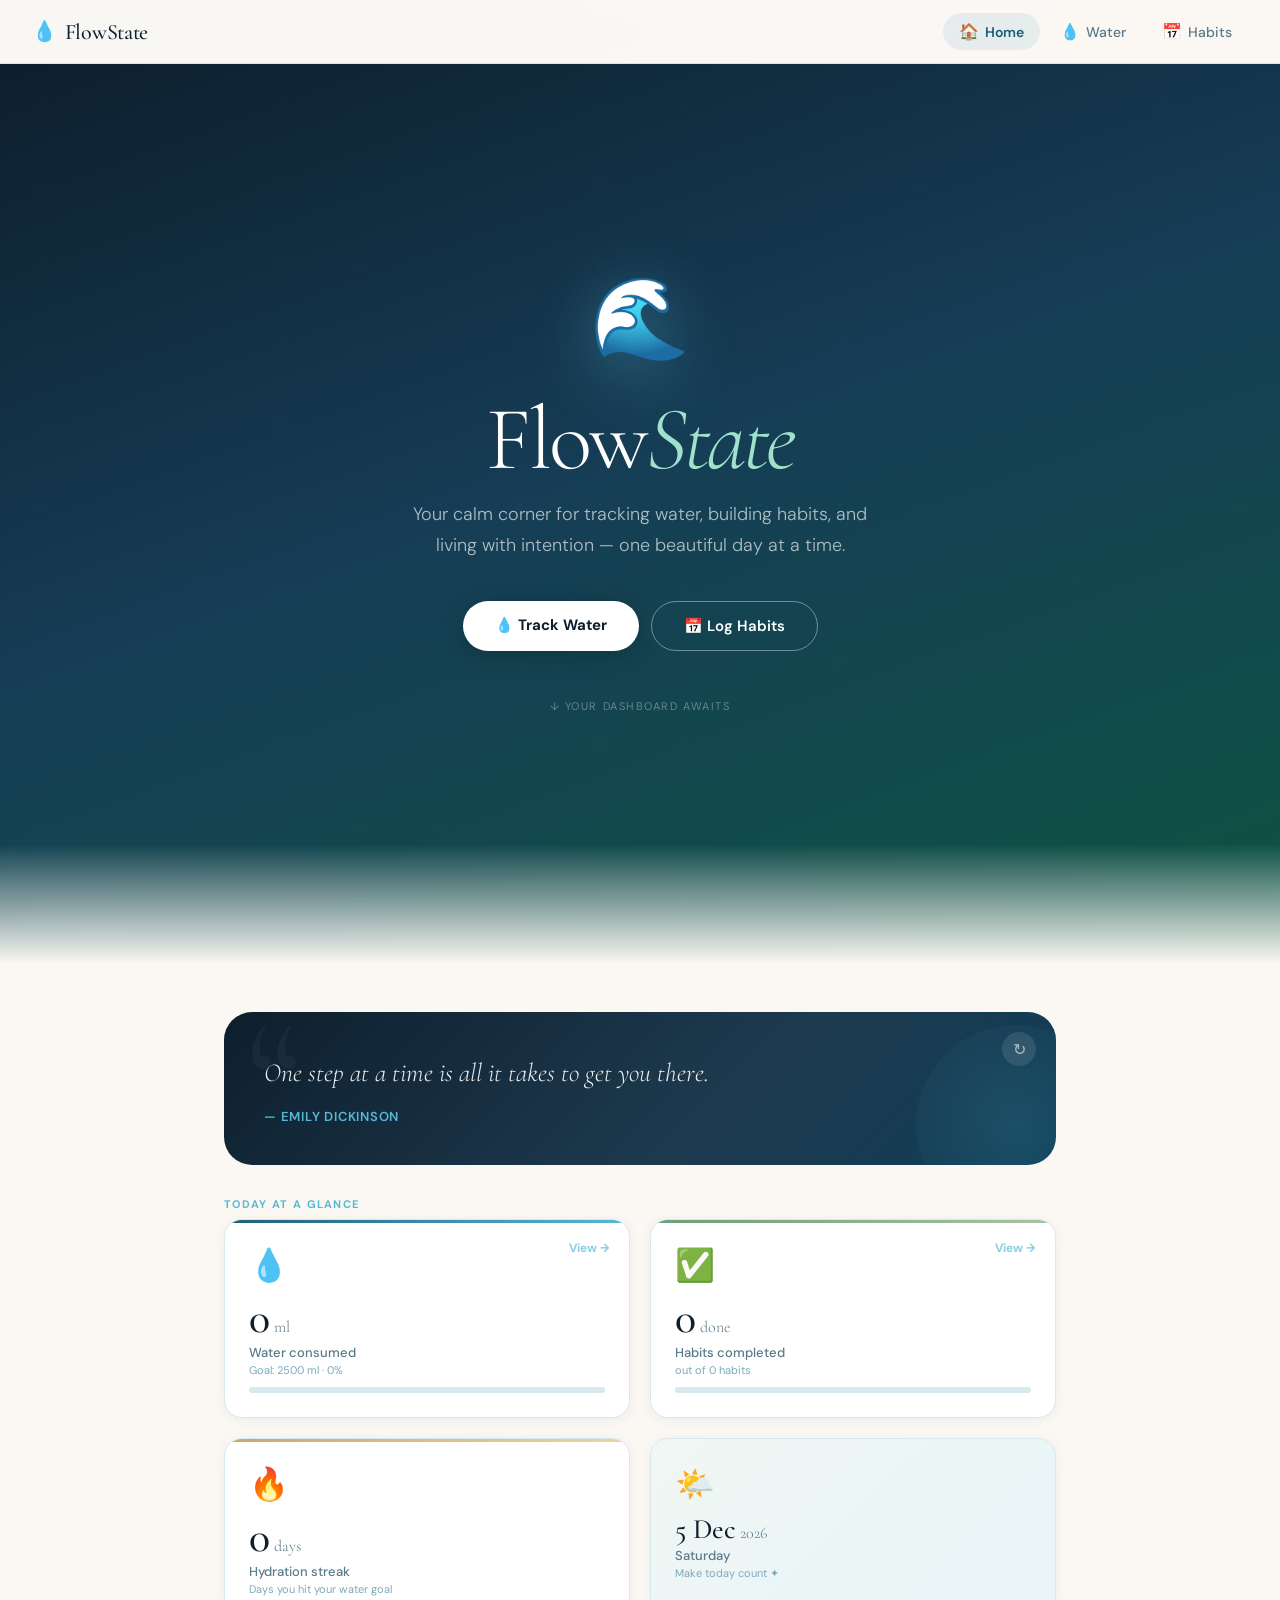
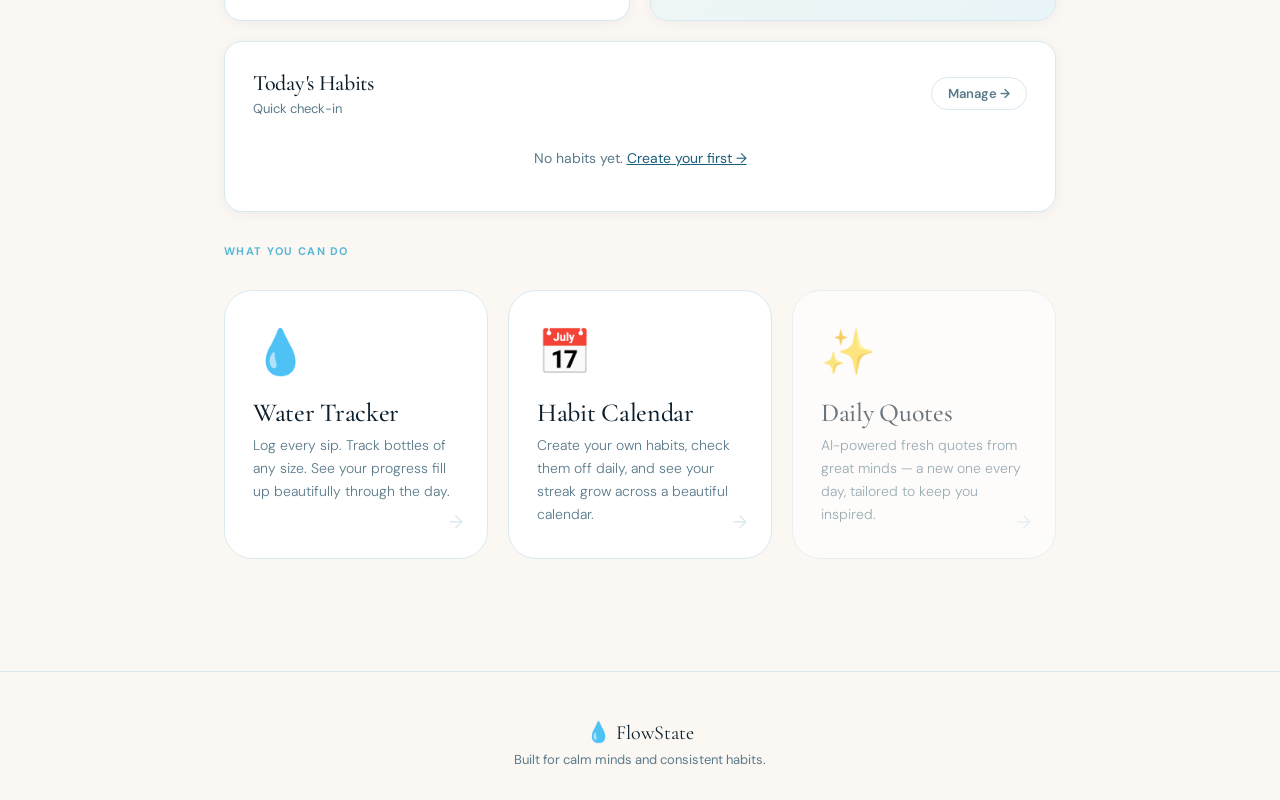
<file: index.html>
<!DOCTYPE html>
<html lang="en">
<head>
<meta charset="UTF-8"/>
<meta name="viewport" content="width=device-width,initial-scale=1"/>
<title>FlowState — Your Wellness Dashboard</title>
<link rel="stylesheet" href="style.css"/>
<style>
/* ── HOME-SPECIFIC ── */
.hero-home{
  background:linear-gradient(160deg,var(--ink) 0%,#163d56 45%,#0d5442 100%);
  min-height:100vh; display:flex; flex-direction:column;
  align-items:center; justify-content:center;
  text-align:center; padding:2rem 1.5rem 5rem;
  position:relative; overflow:hidden;
}
.hero-home::before{
  content:''; position:absolute; inset:0;
  background:url("data:image/svg+xml,%3Csvg width='80' height='80' viewBox='0 0 80 80' xmlns='http://www.w3.org/2000/svg'%3E%3Cg fill='none'%3E%3Ccircle cx='40' cy='40' r='1.5' fill='rgba(255,255,255,0.04)'/%3E%3C/g%3E%3C/svg%3E");
}
.hero-home::after{
  content:''; position:absolute; bottom:0; left:0; right:0; height:120px;
  background:linear-gradient(to bottom,transparent,var(--bg)); pointer-events:none;
}
.hero-drop{
  font-size:80px; display:block; margin-bottom:1.5rem;
  animation:gentleBob 3s ease-in-out infinite;
  filter:drop-shadow(0 12px 32px rgba(87,184,214,0.4));
  position:relative; z-index:1;
}
.hero-title-home{
  font-family:'Cormorant Garamond',serif;
  font-size:clamp(52px,10vw,90px); font-weight:300;
  color:#fff; letter-spacing:-3px; line-height:1;
  margin-bottom:14px; position:relative; z-index:1;
}
.hero-title-home em{font-style:italic; color:#9FE1CB}
.hero-sub-home{
  font-size:clamp(15px,2vw,18px); color:rgba(255,255,255,0.65);
  font-weight:300; line-height:1.7; max-width:480px;
  margin-bottom:2.5rem; position:relative; z-index:1;
}
.hero-btns{display:flex; gap:12px; flex-wrap:wrap; justify-content:center; position:relative; z-index:1}
.btn-white{
  background:#fff; color:var(--ink); border:none; border-radius:99px;
  padding:14px 32px; font-size:15px; font-weight:700;
  font-family:'DM Sans',sans-serif; cursor:pointer; text-decoration:none;
  transition:all 0.2s; box-shadow:0 4px 24px rgba(0,0,0,0.2);
}
.btn-white:hover{transform:translateY(-3px); box-shadow:0 8px 32px rgba(0,0,0,0.25)}
.btn-outline-white{
  background:transparent; color:#fff;
  border:1.5px solid rgba(255,255,255,0.4);
  border-radius:99px; padding:14px 32px; font-size:15px;
  font-weight:600; font-family:'DM Sans',sans-serif;
  cursor:pointer; text-decoration:none; transition:all 0.2s;
}
.btn-outline-white:hover{background:rgba(255,255,255,0.1); border-color:#fff}
.scroll-hint-home{
  color:rgba(255,255,255,0.35); font-size:11px; letter-spacing:0.14em;
  text-transform:uppercase; margin-top:3rem; position:relative; z-index:1;
  animation:bob2 2s ease-in-out infinite;
}
@keyframes bob2{0%,100%{opacity:0.35;transform:translateY(0)}50%{opacity:0.7;transform:translateY(5px)}}

/* DASHBOARD GRID */
.dash-grid{display:grid; grid-template-columns:1fr 1fr; gap:1.25rem; margin-bottom:1.25rem}
@media(max-width:600px){.dash-grid{grid-template-columns:1fr}}
.stat-card{
  background:var(--surface); border:1px solid var(--border); border-radius:var(--r);
  padding:1.5rem; box-shadow:var(--shadow-sm); position:relative; overflow:hidden;
  transition:all 0.25s;
}
.stat-card:hover{box-shadow:var(--shadow); transform:translateY(-2px)}
.stat-card::before{
  content:''; position:absolute; top:0; left:0; right:0; height:3px;
}
.stat-card.water::before{background:linear-gradient(90deg,var(--ocean),var(--ocean-lt))}
.stat-card.habits::before{background:linear-gradient(90deg,var(--sage),var(--sage-lt))}
.stat-card.streak::before{background:linear-gradient(90deg,var(--gold),var(--gold-lt))}
.stat-card.mood::before{background:linear-gradient(90deg,#B08BBF,#D4AADF)}
.stat-emoji{font-size:32px; margin-bottom:10px; display:block}
.stat-num{
  font-family:'Cormorant Garamond',serif;
  font-size:44px; font-weight:500; color:var(--ink); line-height:1;
}
.stat-unit{font-size:16px; font-weight:300; color:var(--text-muted)}
.stat-label{font-size:13px; color:var(--text-muted); margin-top:4px; font-weight:500}
.stat-sub{font-size:11px; color:var(--mist-dark); margin-top:2px}
.stat-link{
  position:absolute; top:1.25rem; right:1.25rem;
  font-size:12px; font-weight:700; color:var(--ocean-lt);
  text-decoration:none; opacity:0.7; transition:opacity 0.15s;
}
.stat-link:hover{opacity:1}

/* MINI PROGRESS */
.mini-track{height:6px; border-radius:99px; background:var(--border); overflow:hidden; margin-top:10px}
.mini-fill{height:100%; border-radius:99px; background:linear-gradient(90deg,var(--ocean),var(--ocean-lt)); transition:width 0.6s ease}

/* TODAY'S HABITS PREVIEW */
.habit-preview-list{display:flex; flex-direction:column; gap:8px}
.habit-preview-item{
  display:flex; align-items:center; gap:10px;
  padding:8px 12px; background:var(--sand-lt);
  border-radius:10px; border:1px solid var(--border);
}
.habit-check{width:18px; height:18px; border-radius:5px; flex-shrink:0; display:flex; align-items:center; justify-content:center; font-size:11px}
.habit-check.done{background:var(--sage); color:#fff}
.habit-check.undone{background:transparent; border:1.5px solid var(--border)}
.habit-name{font-size:13px; font-weight:500; color:var(--text)}
.habit-name.done{text-decoration:line-through; color:var(--text-muted)}

/* RECENT LOG */
.log-pill{
  display:inline-flex; align-items:center; gap:6px;
  padding:5px 12px; background:var(--sand); border:1px solid var(--border);
  border-radius:99px; font-size:12px; font-weight:600; color:var(--text-soft);
}

/* FEATURE CARDS */
.feature-grid{display:grid; grid-template-columns:repeat(auto-fit,minmax(240px,1fr)); gap:1.25rem; margin:2rem 0}
.feature-card{
  background:var(--surface); border:1px solid var(--border); border-radius:var(--r-lg);
  padding:2rem 1.75rem; text-decoration:none; color:var(--text);
  transition:all 0.25s; display:block; position:relative; overflow:hidden;
}
.feature-card::after{
  content:'→'; position:absolute; bottom:1.5rem; right:1.5rem;
  font-size:18px; color:var(--border); transition:all 0.2s;
}
.feature-card:hover{box-shadow:var(--shadow-lg); transform:translateY(-4px)}
.feature-card:hover::after{color:var(--ocean); transform:translateX(4px)}
.feature-icon{font-size:44px; margin-bottom:1rem; display:block}
.feature-title{font-family:'Cormorant Garamond',serif; font-size:26px; font-weight:500; margin-bottom:6px; letter-spacing:-0.3px}
.feature-desc{font-size:14px; color:var(--text-muted); line-height:1.65; font-weight:300}
</style>
</head>
<body>

<!-- NAVBAR -->
<nav class="navbar">
  <a class="nav-brand" href="index.html">
    <span class="drop">💧</span> FlowState
  </a>
  <div class="nav-links">
    <a class="nav-link active" href="index.html"><span class="nav-icon">🏠</span><span>Home</span></a>
    <a class="nav-link" href="water.html"><span class="nav-icon">💧</span><span>Water</span></a>
    <a class="nav-link" href="habits.html"><span class="nav-icon">📅</span><span>Habits</span></a>
  </div>
</nav>

<!-- HERO -->
<section class="hero-home">
  <span class="hero-drop">🌊</span>
  <h1 class="hero-title-home">Flow<em>State</em></h1>
  <p class="hero-sub-home">Your calm corner for tracking water, building habits, and living with intention — one beautiful day at a time.</p>
  <div class="hero-btns">
    <a class="btn-white ripple-host" href="water.html" onclick="addRipple(this,event)">💧 Track Water</a>
    <a class="btn-outline-white" href="habits.html">📅 Log Habits</a>
  </div>
  <div class="scroll-hint-home">↓ your dashboard awaits</div>
</section>

<!-- DASHBOARD -->
<div style="padding:3rem 0 1rem">
<div class="container">

  <!-- QUOTE -->
  <div class="quote-banner fade-up fade-up-1" id="quoteBanner"></div>

  <!-- STATS -->
  <div class="eyebrow fade-up fade-up-2">Today at a glance</div>
  <div class="dash-grid fade-up fade-up-2">

    <div class="stat-card water">
      <a class="stat-link" href="water.html">View →</a>
      <span class="stat-emoji">💧</span>
      <div class="stat-num" id="dashWater">0<span class="stat-unit"> ml</span></div>
      <div class="stat-label">Water consumed</div>
      <div class="stat-sub" id="dashWaterSub">Goal: 2500 ml</div>
      <div class="mini-track"><div class="mini-fill" id="dashWaterBar" style="width:0%"></div></div>
    </div>

    <div class="stat-card habits">
      <a class="stat-link" href="habits.html">View →</a>
      <span class="stat-emoji">✅</span>
      <div class="stat-num" id="dashHabits">0<span class="stat-unit"> done</span></div>
      <div class="stat-label">Habits completed</div>
      <div class="stat-sub" id="dashHabitsSub">out of 0 habits</div>
      <div class="mini-track"><div class="mini-fill" id="dashHabitsBar" style="width:0%;background:linear-gradient(90deg,var(--sage),var(--sage-lt))"></div></div>
    </div>

    <div class="stat-card streak">
      <span class="stat-emoji">🔥</span>
      <div class="stat-num" id="dashStreak">0<span class="stat-unit"> days</span></div>
      <div class="stat-label">Hydration streak</div>
      <div class="stat-sub">Days you hit your water goal</div>
    </div>

    <div class="stat-card" style="background:linear-gradient(135deg,#F0F7F4,#E8F4F8)">
      <span class="stat-emoji">🌤️</span>
      <div class="stat-num" id="dashDate" style="font-size:28px"></div>
      <div class="stat-label" id="dashDay"></div>
      <div class="stat-sub">Make today count ✦</div>
    </div>

  </div>

  <!-- TODAY'S HABITS PREVIEW -->
  <div class="card fade-up fade-up-3">
    <div style="display:flex;justify-content:space-between;align-items:center;margin-bottom:1rem">
      <div>
        <div class="card-title">Today's Habits</div>
        <div class="card-sub" style="margin-bottom:0">Quick check-in</div>
      </div>
      <a class="btn btn-ghost btn-sm" href="habits.html">Manage →</a>
    </div>
    <div id="dashHabitsList"><div style="font-size:14px;color:var(--text-muted);padding:1rem 0;text-align:center">No habits yet. <a href="habits.html" style="color:var(--ocean)">Create your first →</a></div></div>
  </div>

  <!-- FEATURES -->
  <div class="eyebrow fade-up fade-up-4" style="margin-top:2rem">What you can do</div>
  <div class="feature-grid fade-up fade-up-4">
    <a class="feature-card" href="water.html">
      <span class="feature-icon">💧</span>
      <div class="feature-title">Water Tracker</div>
      <div class="feature-desc">Log every sip. Track bottles of any size. See your progress fill up beautifully through the day.</div>
    </a>
    <a class="feature-card" href="habits.html">
      <span class="feature-icon">📅</span>
      <div class="feature-title">Habit Calendar</div>
      <div class="feature-desc">Create your own habits, check them off daily, and see your streak grow across a beautiful calendar.</div>
    </a>
    <div class="feature-card" style="cursor:default;opacity:0.6">
      <span class="feature-icon">✨</span>
      <div class="feature-title">Daily Quotes</div>
      <div class="feature-desc">AI-powered fresh quotes from great minds — a new one every day, tailored to keep you inspired.</div>
    </div>
  </div>

</div>
</div>

<!-- FOOTER -->
<footer class="footer">
  <div class="footer-brand">💧 FlowState</div>
  <p>Built for calm minds and consistent habits.</p>
</footer>

<script src="app.js"></script>
<script>
// Load dashboard data
document.addEventListener('DOMContentLoaded', () => {
  // Quote
  renderQuoteBanner('quoteBanner');

  // Date
  const now = new Date();
  document.getElementById('dashDate').innerHTML = now.toLocaleDateString('en-IN',{month:'short',day:'numeric'}) + '<span class="stat-unit"> ' + now.getFullYear() + '</span>';
  document.getElementById('dashDay').textContent = now.toLocaleDateString('en-IN',{weekday:'long'});

  // Water stats
  const td = today();
  const waterData = Store.get('water_' + td) || { entries: [], goal: 2500 };
  const totalMl = waterData.entries.reduce((s, e) => s + e.ml, 0);
  const goal = waterData.goal || 2500;
  const pct = Math.min(100, Math.round(totalMl / goal * 100));
  document.getElementById('dashWater').innerHTML = totalMl + '<span class="stat-unit"> ml</span>';
  document.getElementById('dashWaterSub').textContent = 'Goal: ' + goal + ' ml · ' + pct + '%';
  document.getElementById('dashWaterBar').style.width = pct + '%';

  // Streak
  let streak = 0, d = new Date();
  for (let i = 0; i < 365; i++) {
    const iso = d.toISOString().slice(0, 10);
    const wd = Store.get('water_' + iso) || {};
    const tot = (wd.entries || []).reduce((s, e) => s + e.ml, 0);
    if (tot >= (wd.goal || 2500)) { streak++; d.setDate(d.getDate() - 1); }
    else break;
  }
  document.getElementById('dashStreak').innerHTML = streak + '<span class="stat-unit"> days</span>';

  // Habits
  const habits = Store.get('habits_list') || [];
  const doneToday = Store.get('habits_done_' + td) || {};
  const doneCount = habits.filter(h => doneToday[h.id]).length;
  document.getElementById('dashHabits').innerHTML = doneCount + '<span class="stat-unit"> done</span>';
  document.getElementById('dashHabitsSub').textContent = 'out of ' + habits.length + ' habit' + (habits.length !== 1 ? 's' : '');
  document.getElementById('dashHabitsBar').style.width = (habits.length ? Math.round(doneCount / habits.length * 100) : 0) + '%';

  // Habits preview
  if (habits.length) {
    const list = document.getElementById('dashHabitsList');
    list.innerHTML = '';
    const shown = habits.slice(0, 5);
    shown.forEach(h => {
      const done = !!doneToday[h.id];
      list.innerHTML += `<div class="habit-preview-item">
        <div class="habit-check ${done ? 'done' : 'undone'}">${done ? '✓' : ''}</div>
        <span class="habit-name ${done ? 'done' : ''}">${h.icon} ${h.name}</span>
        ${done ? '<span style="margin-left:auto;font-size:11px;color:var(--sage)">done ✦</span>' : ''}
      </div>`;
    });
    if (habits.length > 5) list.innerHTML += `<div style="text-align:center;padding:8px 0;font-size:12px;color:var(--text-muted)">+${habits.length - 5} more · <a href="habits.html" style="color:var(--ocean)">view all</a></div>`;
  }
});
</script>
</body>
</html>
</file>
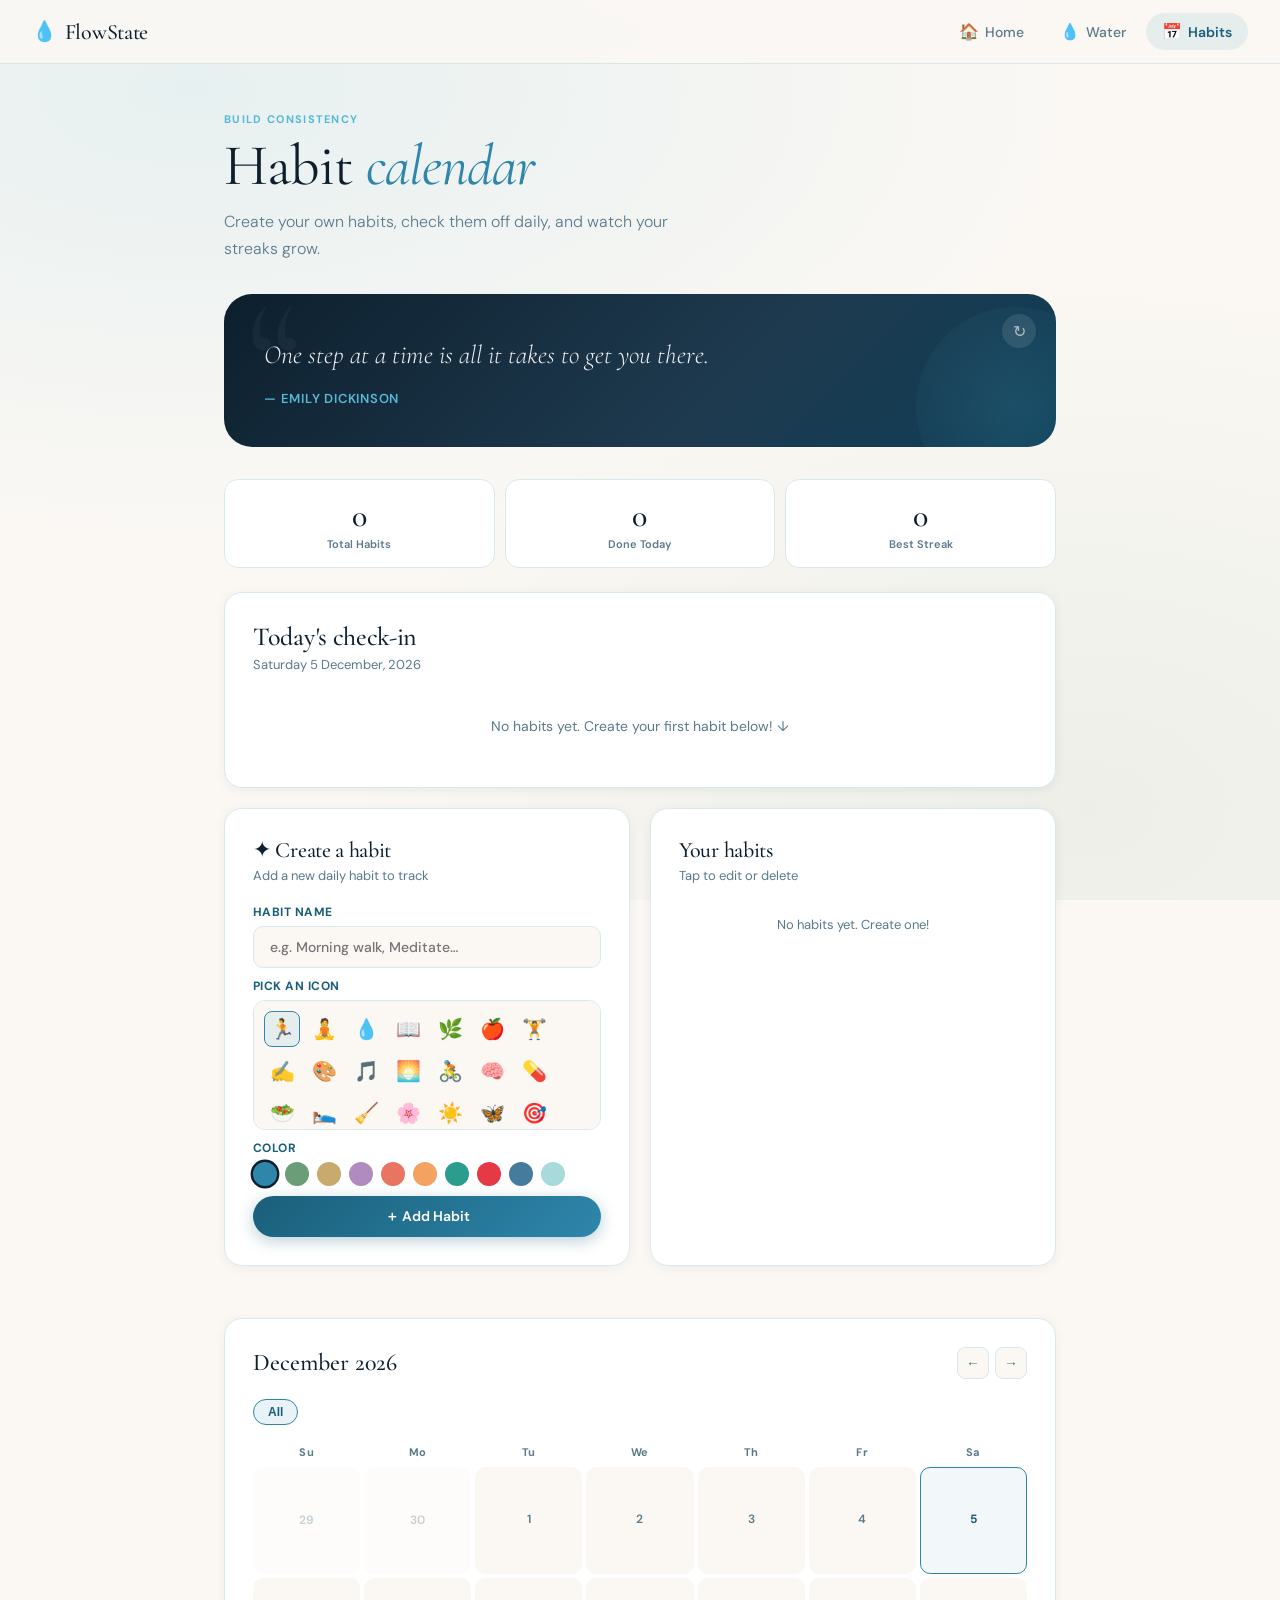
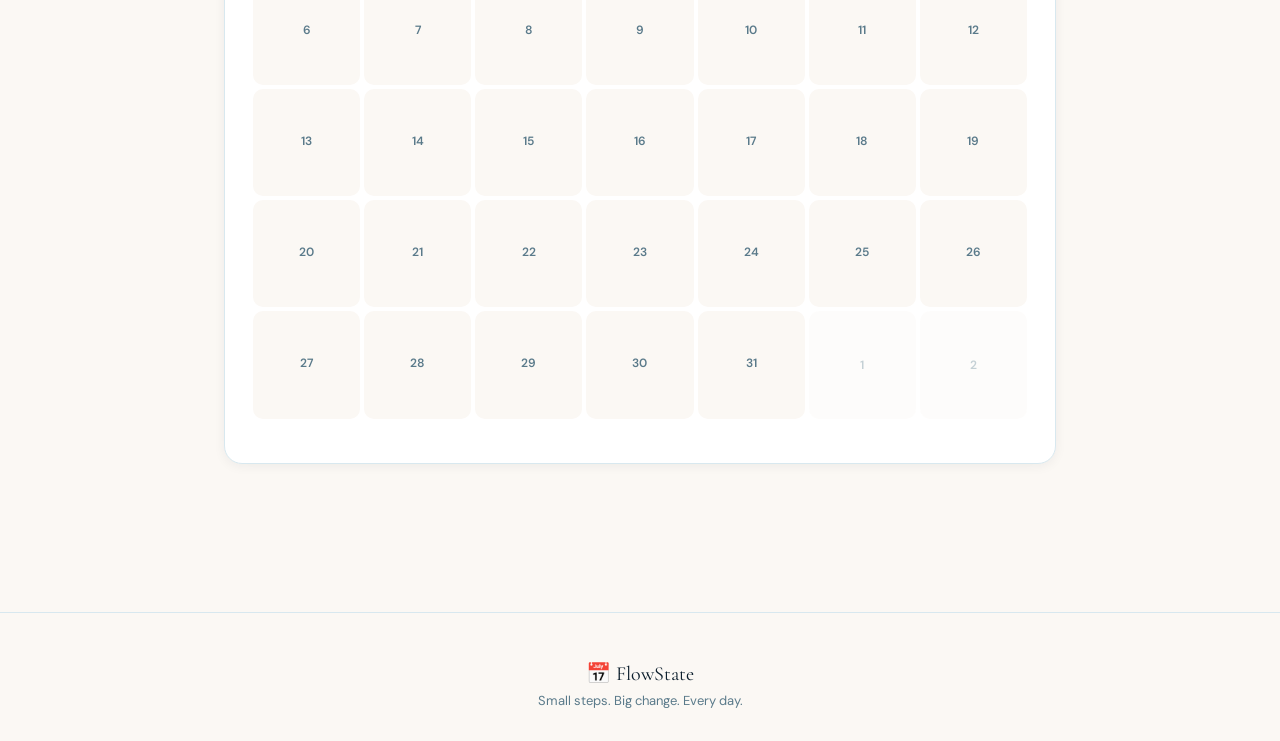
<file: habits.html>
<!DOCTYPE html>
<html lang="en">
<head>
<meta charset="UTF-8"/>
<meta name="viewport" content="width=device-width,initial-scale=1"/>
<title>Habit Tracker — FlowState</title>
<link rel="stylesheet" href="style.css"/>
<style>
/* HABITS-SPECIFIC */

/* HABIT MANAGER */
.habits-manager{display:grid; grid-template-columns:1fr 1fr; gap:1.25rem}
@media(max-width:660px){.habits-manager{grid-template-columns:1fr}}

/* CREATE FORM */
.create-form{display:flex; flex-direction:column; gap:10px}
.icon-picker{display:flex; flex-wrap:wrap; gap:6px; padding:10px; background:var(--sand-lt); border:1px solid var(--border); border-radius:12px; max-height:130px; overflow-y:auto}
.icon-btn{
  font-size:20px; width:36px; height:36px; border-radius:8px; border:1.5px solid transparent;
  background:transparent; cursor:pointer; display:flex; align-items:center; justify-content:center;
  transition:all 0.15s;
}
.icon-btn:hover{background:var(--mist); transform:scale(1.1)}
.icon-btn.selected{border-color:var(--ocean-mid); background:rgba(46,134,171,0.1)}

/* HABIT LIST */
.habit-item{
  display:flex; align-items:center; gap:10px;
  padding:11px 14px; background:var(--sand-lt);
  border:1px solid var(--border); border-radius:12px;
  margin-bottom:8px; transition:all 0.2s;
}
.habit-item:hover{border-color:var(--ocean-lt); background:var(--mist)}
.habit-color-dot{width:10px; height:10px; border-radius:50%; flex-shrink:0}
.habit-item-icon{font-size:18px}
.habit-item-name{font-size:14px; font-weight:600; color:var(--ink); flex:1}
.habit-item-streak{font-size:11px; color:var(--gold); font-weight:700}

/* TODAY CHECK */
.today-section{}
.today-heading{font-family:'Cormorant Garamond',serif; font-size:26px; font-weight:500; color:var(--ink); margin-bottom:4px; letter-spacing:-0.3px}
.today-date{font-size:13px; color:var(--text-muted); margin-bottom:1.25rem; font-weight:400}
.check-item{
  display:flex; align-items:center; gap:14px;
  padding:14px 16px; background:var(--surface);
  border:1.5px solid var(--border); border-radius:16px;
  margin-bottom:10px; cursor:pointer; transition:all 0.2s; position:relative;
  overflow:hidden;
}
.check-item:hover{border-color:var(--ocean-lt); box-shadow:var(--shadow-sm)}
.check-item.checked{background:linear-gradient(135deg,rgba(107,158,120,0.08),rgba(168,197,160,0.06)); border-color:var(--sage-lt)}
.check-box{
  width:28px; height:28px; border-radius:8px; flex-shrink:0;
  border:2px solid var(--border); background:#fff;
  display:flex; align-items:center; justify-content:center;
  transition:all 0.25s cubic-bezier(.34,1.56,.64,1);
  font-size:14px;
}
.check-item.checked .check-box{background:var(--sage); border-color:var(--sage); color:#fff; transform:scale(1.1)}
.check-label{font-size:15px; font-weight:600; color:var(--ink); flex:1}
.check-item.checked .check-label{text-decoration:line-through; color:var(--text-muted)}
.check-icon{font-size:22px}
.check-streak{font-size:11px; color:var(--gold); font-weight:700; white-space:nowrap}
.check-time{font-size:11px; color:var(--sage); margin-top:2px}
.check-item .ripple-el{background:rgba(107,158,120,0.2)}

/* CALENDAR */
.calendar-card{margin-top:2rem}
.cal-header{display:flex; align-items:center; justify-content:space-between; margin-bottom:1.25rem}
.cal-title{font-family:'Cormorant Garamond',serif; font-size:24px; font-weight:500; color:var(--ink)}
.cal-nav{display:flex; gap:6px}
.cal-nav-btn{
  width:32px; height:32px; border:1px solid var(--border); border-radius:8px;
  background:var(--sand-lt); cursor:pointer; font-size:14px; color:var(--text-muted);
  display:flex; align-items:center; justify-content:center; transition:all 0.15s;
}
.cal-nav-btn:hover{border-color:var(--ocean-lt); color:var(--ocean); background:var(--mist)}

/* HABIT FILTER */
.habit-filter{display:flex; gap:6px; flex-wrap:wrap; margin-bottom:1rem}
.filter-chip{
  padding:5px 14px; border-radius:99px; font-size:12px; font-weight:600;
  border:1px solid var(--border); background:var(--sand-lt); color:var(--text-muted);
  cursor:pointer; transition:all 0.15s;
}
.filter-chip.active{border-color:var(--ocean-mid); background:rgba(46,134,171,0.1); color:var(--ocean)}
.filter-chip:hover{border-color:var(--ocean-lt)}

/* CALENDAR GRID */
.cal-weekdays{display:grid; grid-template-columns:repeat(7,1fr); gap:4px; margin-bottom:4px}
.cal-weekday{font-size:11px; font-weight:700; color:var(--text-muted); text-align:center; padding:4px 0; letter-spacing:0.04em}
.cal-grid{display:grid; grid-template-columns:repeat(7,1fr); gap:4px}
.cal-cell{
  aspect-ratio:1; border-radius:10px; border:1px solid transparent;
  display:flex; flex-direction:column; align-items:center; justify-content:center;
  cursor:pointer; transition:all 0.15s; position:relative; overflow:hidden;
  font-size:12px; font-weight:600; color:var(--text-muted); background:var(--sand-lt);
}
.cal-cell:hover{border-color:var(--ocean-lt); background:var(--mist)}
.cal-cell.today{border-color:var(--ocean-mid); color:var(--ocean); font-weight:700; background:rgba(46,134,171,0.06)}
.cal-cell.other-month{opacity:0.35}
.cal-cell.empty{background:transparent; border-color:transparent; cursor:default}
.cal-cell .date-num{line-height:1}
.cal-dots{display:flex; gap:2px; flex-wrap:wrap; justify-content:center; margin-top:3px; max-width:90%}
.cal-dot{width:5px; height:5px; border-radius:50%; flex-shrink:0}
.cal-cell.full-done{background:rgba(107,158,120,0.15); border-color:var(--sage-lt)}

/* LEGEND */
.legend{display:flex; gap:12px; flex-wrap:wrap; margin-top:1rem}
.legend-item{display:flex; align-items:center; gap:5px; font-size:12px; color:var(--text-muted)}
.legend-dot{width:10px; height:10px; border-radius:50%}

/* STATS ROW */
.stats-row{display:grid; grid-template-columns:repeat(3,1fr); gap:10px; margin-bottom:1.5rem}
@media(max-width:480px){.stats-row{grid-template-columns:1fr 1fr}}
.mini-stat{background:var(--surface); border:1px solid var(--border); border-radius:14px; padding:1rem; text-align:center}
.mini-stat-num{font-family:'Cormorant Garamond',serif; font-size:32px; font-weight:500; color:var(--ink)}
.mini-stat-label{font-size:11px; color:var(--text-muted); font-weight:600; margin-top:2px}

/* COLOR PICKER */
.color-picker{display:flex; gap:8px; flex-wrap:wrap}
.color-swatch{
  width:24px; height:24px; border-radius:50%; cursor:pointer;
  border:2px solid transparent; transition:all 0.15s;
}
.color-swatch.selected{border-color:var(--ink); transform:scale(1.2)}

/* MODAL */
.modal-overlay{
  position:fixed; inset:0; background:rgba(13,31,45,0.5);
  z-index:2000; display:none; align-items:center; justify-content:center;
  padding:1rem; backdrop-filter:blur(4px);
}
.modal-overlay.open{display:flex}
.modal{
  background:var(--surface); border-radius:var(--r-lg); padding:2rem;
  max-width:420px; width:100%; box-shadow:var(--shadow-lg);
  animation:modalIn 0.3s cubic-bezier(.34,1.56,.64,1);
}
@keyframes modalIn{from{transform:scale(0.9) translateY(20px);opacity:0}to{transform:none;opacity:1}}
.modal-title{font-family:'Cormorant Garamond',serif; font-size:26px; font-weight:500; margin-bottom:1.25rem; color:var(--ink)}
</style>
</head>
<body>

<!-- NAVBAR -->
<nav class="navbar">
  <a class="nav-brand" href="index.html"><span class="drop">💧</span> FlowState</a>
  <div class="nav-links">
    <a class="nav-link" href="index.html"><span class="nav-icon">🏠</span><span>Home</span></a>
    <a class="nav-link" href="water.html"><span class="nav-icon">💧</span><span>Water</span></a>
    <a class="nav-link active" href="habits.html"><span class="nav-icon">📅</span><span>Habits</span></a>
  </div>
</nav>

<div style="padding-bottom:4rem">
<div class="container">

  <div class="page-header">
    <div class="eyebrow">Build consistency</div>
    <h1 class="page-title">Habit <em>calendar</em></h1>
    <p class="page-sub">Create your own habits, check them off daily, and watch your streaks grow.</p>
  </div>

  <!-- QUOTE -->
  <div class="quote-banner fade-up fade-up-1" id="quoteBanner"></div>

  <!-- STATS -->
  <div class="stats-row fade-up fade-up-2">
    <div class="mini-stat">
      <div class="mini-stat-num" id="statHabits">0</div>
      <div class="mini-stat-label">Total Habits</div>
    </div>
    <div class="mini-stat">
      <div class="mini-stat-num" id="statDoneToday">0</div>
      <div class="mini-stat-label">Done Today</div>
    </div>
    <div class="mini-stat">
      <div class="mini-stat-num" id="statBestStreak">0🔥</div>
      <div class="mini-stat-label">Best Streak</div>
    </div>
  </div>

  <!-- TODAY CHECK-IN -->
  <div class="card fade-up fade-up-2">
    <div class="today-heading">Today's check-in</div>
    <div class="today-date" id="todayDate"></div>
    <div id="checkList"></div>
    <div id="noHabitsMsg" style="display:none;text-align:center;padding:1.5rem 0;color:var(--text-muted);font-size:14px">
      No habits yet. Create your first habit below! ↓
    </div>
  </div>

  <!-- HABITS MANAGER -->
  <div class="habits-manager fade-up fade-up-3">
    <!-- CREATE -->
    <div class="card">
      <div class="card-title">✦ Create a habit</div>
      <div class="card-sub">Add a new daily habit to track</div>
      <div class="create-form">
        <div>
          <div class="label">Habit name</div>
          <input class="input" type="text" id="habitName" placeholder="e.g. Morning walk, Meditate…" maxlength="40"/>
        </div>
        <div>
          <div class="label">Pick an icon</div>
          <div class="icon-picker" id="iconPicker"></div>
        </div>
        <div>
          <div class="label">Color</div>
          <div class="color-picker" id="colorPicker"></div>
        </div>
        <button class="btn btn-primary ripple-host" id="createHabitBtn" style="width:100%;justify-content:center">＋ Add Habit</button>
      </div>
    </div>

    <!-- HABIT LIST -->
    <div class="card">
      <div style="display:flex;align-items:center;justify-content:space-between;margin-bottom:1rem">
        <div>
          <div class="card-title">Your habits</div>
          <div class="card-sub" style="margin-bottom:0">Tap to edit or delete</div>
        </div>
      </div>
      <div id="habitsList"></div>
    </div>
  </div>

  <!-- CALENDAR -->
  <div class="card calendar-card fade-up fade-up-4">
    <div class="cal-header">
      <div class="cal-title" id="calTitle">April 2025</div>
      <div class="cal-nav">
        <button class="cal-nav-btn" onclick="changeMonth(-1)">←</button>
        <button class="cal-nav-btn" onclick="changeMonth(1)">→</button>
      </div>
    </div>

    <!-- Habit filter chips -->
    <div class="habit-filter" id="habitFilter"></div>

    <div class="cal-weekdays">
      <div class="cal-weekday">Su</div><div class="cal-weekday">Mo</div><div class="cal-weekday">Tu</div>
      <div class="cal-weekday">We</div><div class="cal-weekday">Th</div><div class="cal-weekday">Fr</div>
      <div class="cal-weekday">Sa</div>
    </div>
    <div class="cal-grid" id="calGrid"></div>

    <div class="legend" id="calLegend"></div>
  </div>

</div>
</div>

<!-- EDIT MODAL -->
<div class="modal-overlay" id="editModal">
  <div class="modal">
    <div class="modal-title">Edit habit</div>
    <div class="create-form" id="editForm">
      <div>
        <div class="label">Habit name</div>
        <input class="input" type="text" id="editName" maxlength="40"/>
      </div>
      <div>
        <div class="label">Icon</div>
        <div class="icon-picker" id="editIconPicker"></div>
      </div>
      <div style="display:flex;gap:8px;margin-top:4px">
        <button class="btn btn-primary" style="flex:1;justify-content:center" id="editSaveBtn">Save changes</button>
        <button class="btn btn-ghost" onclick="closeModal()">Cancel</button>
      </div>
      <button class="btn-danger" id="editDeleteBtn" style="width:100%;text-align:center;padding:8px;margin-top:4px">🗑 Delete this habit</button>
    </div>
  </div>
</div>

<!-- FOOTER -->
<footer class="footer">
  <div class="footer-brand">📅 FlowState</div>
  <p>Small steps. Big change. Every day.</p>
</footer>

<script src="app.js"></script>
<script>
const ICONS = ['🏃','🧘','💧','📖','🌿','🍎','🏋️','✍️','🎨','🎵','🌅','🚴','🧠','💊','🥗','🛌','🧹','🌸','☀️','🦋','🎯','🧗','🏊','🍵','🛁','🌙','💪','🎤','📝','🌱','🦷','🤸','📚','🧽','💤','🫁','🧉','🎧','🏂','🤾'];
const COLORS = ['#2E86AB','#6B9E78','#C8A96E','#B08BBF','#E87461','#F4A261','#2A9D8F','#E63946','#457B9D','#A8DADC'];

let selectedIcon = ICONS[0];
let selectedColor = COLORS[0];
let calYear, calMonth, filterHabitId = null;
let editingId = null, editIcon = ICONS[0];

const td = today();

// ── ICON PICKERS ──
function buildIconPicker(containerId, current, onSelect) {
  const el = document.getElementById(containerId);
  el.innerHTML = '';
  ICONS.forEach(ic => {
    const b = document.createElement('button');
    b.className = 'icon-btn' + (ic === current ? ' selected' : '');
    b.type = 'button'; b.textContent = ic;
    b.onclick = () => {
      el.querySelectorAll('.icon-btn').forEach(x => x.classList.remove('selected'));
      b.classList.add('selected');
      onSelect(ic);
    };
    el.appendChild(b);
  });
}

function buildColorPicker() {
  const el = document.getElementById('colorPicker');
  el.innerHTML = '';
  COLORS.forEach(c => {
    const s = document.createElement('div');
    s.className = 'color-swatch' + (c === selectedColor ? ' selected' : '');
    s.style.background = c;
    s.title = c;
    s.onclick = () => {
      el.querySelectorAll('.color-swatch').forEach(x => x.classList.remove('selected'));
      s.classList.add('selected');
      selectedColor = c;
    };
    el.appendChild(s);
  });
}

// ── HABITS CRUD ──
function getHabits() { return Store.get('habits_list') || []; }
function saveHabits(h) { Store.set('habits_list', h); }
function getDone(dateIso) { return Store.get('habits_done_' + dateIso) || {}; }
function saveDone(dateIso, d) { Store.set('habits_done_' + dateIso, d); }

function getStreak(habitId) {
  let streak = 0;
  const d = new Date();
  // Don't count today in streak if not done
  for (let i = 0; i < 365; i++) {
    const iso = d.toISOString().slice(0, 10);
    const done = getDone(iso);
    if (done[habitId]) { streak++; d.setDate(d.getDate() - 1); }
    else { if (i === 0) { d.setDate(d.getDate() - 1); continue; } break; }
  }
  return streak;
}

function createHabit() {
  const name = document.getElementById('habitName').value.trim();
  if (!name) { showToast('Please enter a habit name', 'error'); return; }
  const habits = getHabits();
  const habit = { id: Date.now().toString(), name, icon: selectedIcon, color: selectedColor };
  habits.push(habit);
  saveHabits(habits);
  document.getElementById('habitName').value = '';
  render();
  showToast('Habit "' + name + '" created!', 'success');
}

function renderHabitsList() {
  const habits = getHabits();
  const el = document.getElementById('habitsList');
  if (!habits.length) {
    el.innerHTML = '<div style="font-size:13px;color:var(--text-muted);text-align:center;padding:1rem 0">No habits yet. Create one!</div>';
    return;
  }
  el.innerHTML = habits.map(h => {
    const streak = getStreak(h.id);
    return `<div class="habit-item" onclick="openEdit('${h.id}')">
      <div class="habit-color-dot" style="background:${h.color}"></div>
      <span class="habit-item-icon">${h.icon}</span>
      <span class="habit-item-name">${h.name}</span>
      ${streak > 0 ? `<span class="habit-item-streak">🔥 ${streak}d</span>` : ''}
    </div>`;
  }).join('');
}

// ── TODAY CHECK-IN ──
function renderCheckIn() {
  const habits = getHabits();
  const done = getDone(td);
  const el = document.getElementById('checkList');
  const noMsg = document.getElementById('noHabitsMsg');

  document.getElementById('todayDate').textContent = new Date().toLocaleDateString('en-IN', { weekday: 'long', month: 'long', day: 'numeric', year: 'numeric' });

  if (!habits.length) { el.innerHTML = ''; noMsg.style.display = 'block'; return; }
  noMsg.style.display = 'none';
  el.innerHTML = '';

  habits.forEach(h => {
    const isDone = !!done[h.id];
    const div = document.createElement('div');
    div.className = 'check-item ripple-host' + (isDone ? ' checked' : '');
    div.innerHTML = `
      <span class="check-icon">${h.icon}</span>
      <div style="flex:1">
        <div class="check-label">${h.name}</div>
        ${done[h.id]?.time ? `<div class="check-time">✓ Done at ${done[h.id].time}</div>` : ''}
      </div>
      <div class="check-box">${isDone ? '✓' : ''}</div>
      <span class="check-streak">${getStreak(h.id) > 0 ? '🔥 ' + getStreak(h.id) : ''}</span>
    `;
    div.onclick = e => {
      addRipple(div, e);
      const d2 = getDone(td);
      if (d2[h.id]) {
        delete d2[h.id];
        showToast(h.name + ' unchecked');
      } else {
        d2[h.id] = { time: fmtTime() };
        showToast(h.name + ' done! ' + h.icon, 'success');
      }
      saveDone(td, d2);
      render();
    };
    el.appendChild(div);
  });
}

// ── STATS ──
function renderStats() {
  const habits = getHabits();
  const done = getDone(td);
  const doneCount = habits.filter(h => done[h.id]).length;
  document.getElementById('statHabits').textContent = habits.length;
  document.getElementById('statDoneToday').textContent = doneCount;
  const best = habits.reduce((max, h) => Math.max(max, getStreak(h.id)), 0);
  document.getElementById('statBestStreak').textContent = best + (best > 0 ? '🔥' : '');
}

// ── CALENDAR ──
function renderCalendar() {
  const habits = getHabits();
  const now = new Date();
  if (!calYear) { calYear = now.getFullYear(); calMonth = now.getMonth(); }

  document.getElementById('calTitle').textContent = new Date(calYear, calMonth).toLocaleDateString('en-IN', { month: 'long', year: 'numeric' });

  // Filter chips
  const filterEl = document.getElementById('habitFilter');
  filterEl.innerHTML = `<button class="filter-chip${!filterHabitId ? ' active' : ''}" onclick="setFilter(null)">All</button>`;
  habits.forEach(h => {
    filterEl.innerHTML += `<button class="filter-chip${filterHabitId === h.id ? ' active' : ''}" onclick="setFilter('${h.id}')">${h.icon} ${h.name}</button>`;
  });

  // Calendar grid
  const grid = document.getElementById('calGrid');
  grid.innerHTML = '';
  const firstDay = new Date(calYear, calMonth, 1).getDay();
  const daysInMonth = new Date(calYear, calMonth + 1, 0).getDate();
  const daysInPrev = new Date(calYear, calMonth, 0).getDate();
  const todayStr = now.toISOString().slice(0, 10);

  // Prev month empty cells
  for (let i = 0; i < firstDay; i++) {
    const d = daysInPrev - firstDay + 1 + i;
    const cell = document.createElement('div');
    cell.className = 'cal-cell other-month';
    cell.innerHTML = `<span class="date-num">${d}</span>`;
    grid.appendChild(cell);
  }

  // This month
  for (let d = 1; d <= daysInMonth; d++) {
    const iso = `${calYear}-${String(calMonth + 1).padStart(2,'0')}-${String(d).padStart(2,'0')}`;
    const done = getDone(iso);
    const cell = document.createElement('div');
    const isToday = iso === todayStr;
    const relevantHabits = filterHabitId ? habits.filter(h => h.id === filterHabitId) : habits;
    const doneHabits = relevantHabits.filter(h => done[h.id]);
    const allDone = relevantHabits.length > 0 && doneHabits.length === relevantHabits.length;

    cell.className = 'cal-cell' + (isToday ? ' today' : '') + (allDone && relevantHabits.length > 0 ? ' full-done' : '');
    cell.title = iso;

    const dots = doneHabits.slice(0, 5).map(h => `<div class="cal-dot" style="background:${h.color}"></div>`).join('');
    cell.innerHTML = `<span class="date-num">${d}</span><div class="cal-dots">${dots}</div>`;
    grid.appendChild(cell);
  }

  // Next month fill
  const total = firstDay + daysInMonth;
  const remaining = (7 - (total % 7)) % 7;
  for (let i = 1; i <= remaining; i++) {
    const cell = document.createElement('div');
    cell.className = 'cal-cell other-month';
    cell.innerHTML = `<span class="date-num">${i}</span>`;
    grid.appendChild(cell);
  }

  // Legend
  const legend = document.getElementById('calLegend');
  legend.innerHTML = (filterHabitId ? habits.filter(h => h.id === filterHabitId) : habits).map(h =>
    `<div class="legend-item"><div class="legend-dot" style="background:${h.color}"></div>${h.icon} ${h.name}</div>`
  ).join('');
}

function setFilter(id) { filterHabitId = id; renderCalendar(); }
function changeMonth(dir) { calMonth += dir; if (calMonth > 11) { calMonth = 0; calYear++; } if (calMonth < 0) { calMonth = 11; calYear--; } renderCalendar(); }

// ── EDIT MODAL ──
function openEdit(id) {
  editingId = id;
  const habits = getHabits();
  const h = habits.find(x => x.id === id);
  if (!h) return;
  document.getElementById('editName').value = h.name;
  editIcon = h.icon;
  buildIconPicker('editIconPicker', editIcon, ic => { editIcon = ic; });
  document.getElementById('editModal').classList.add('open');
}
function closeModal() { document.getElementById('editModal').classList.remove('open'); editingId = null; }

document.getElementById('editSaveBtn').onclick = () => {
  if (!editingId) return;
  const name = document.getElementById('editName').value.trim();
  if (!name) return;
  const habits = getHabits();
  const h = habits.find(x => x.id === editingId);
  if (h) { h.name = name; h.icon = editIcon; saveHabits(habits); }
  closeModal(); render(); showToast('Habit updated!', 'success');
};

document.getElementById('editDeleteBtn').onclick = () => {
  if (!editingId) return;
  if (!confirm('Delete this habit? This cannot be undone.')) return;
  const habits = getHabits().filter(h => h.id !== editingId);
  saveHabits(habits);
  closeModal(); render(); showToast('Habit deleted');
};

document.getElementById('editModal').addEventListener('click', e => { if (e.target === e.currentTarget) closeModal(); });

// ── MAIN RENDER ──
function render() {
  renderCheckIn();
  renderHabitsList();
  renderStats();
  renderCalendar();
}

// ── INIT ──
document.addEventListener('DOMContentLoaded', () => {
  renderQuoteBanner('quoteBanner');
  buildIconPicker('iconPicker', selectedIcon, ic => { selectedIcon = ic; });
  buildColorPicker();

  document.getElementById('createHabitBtn').addEventListener('click', e => {
    addRipple(e.currentTarget, e);
    createHabit();
  });

  document.getElementById('habitName').addEventListener('keydown', e => {
    if (e.key === 'Enter') createHabit();
  });

  render();
});
</script>
</body>
</html>
</file>
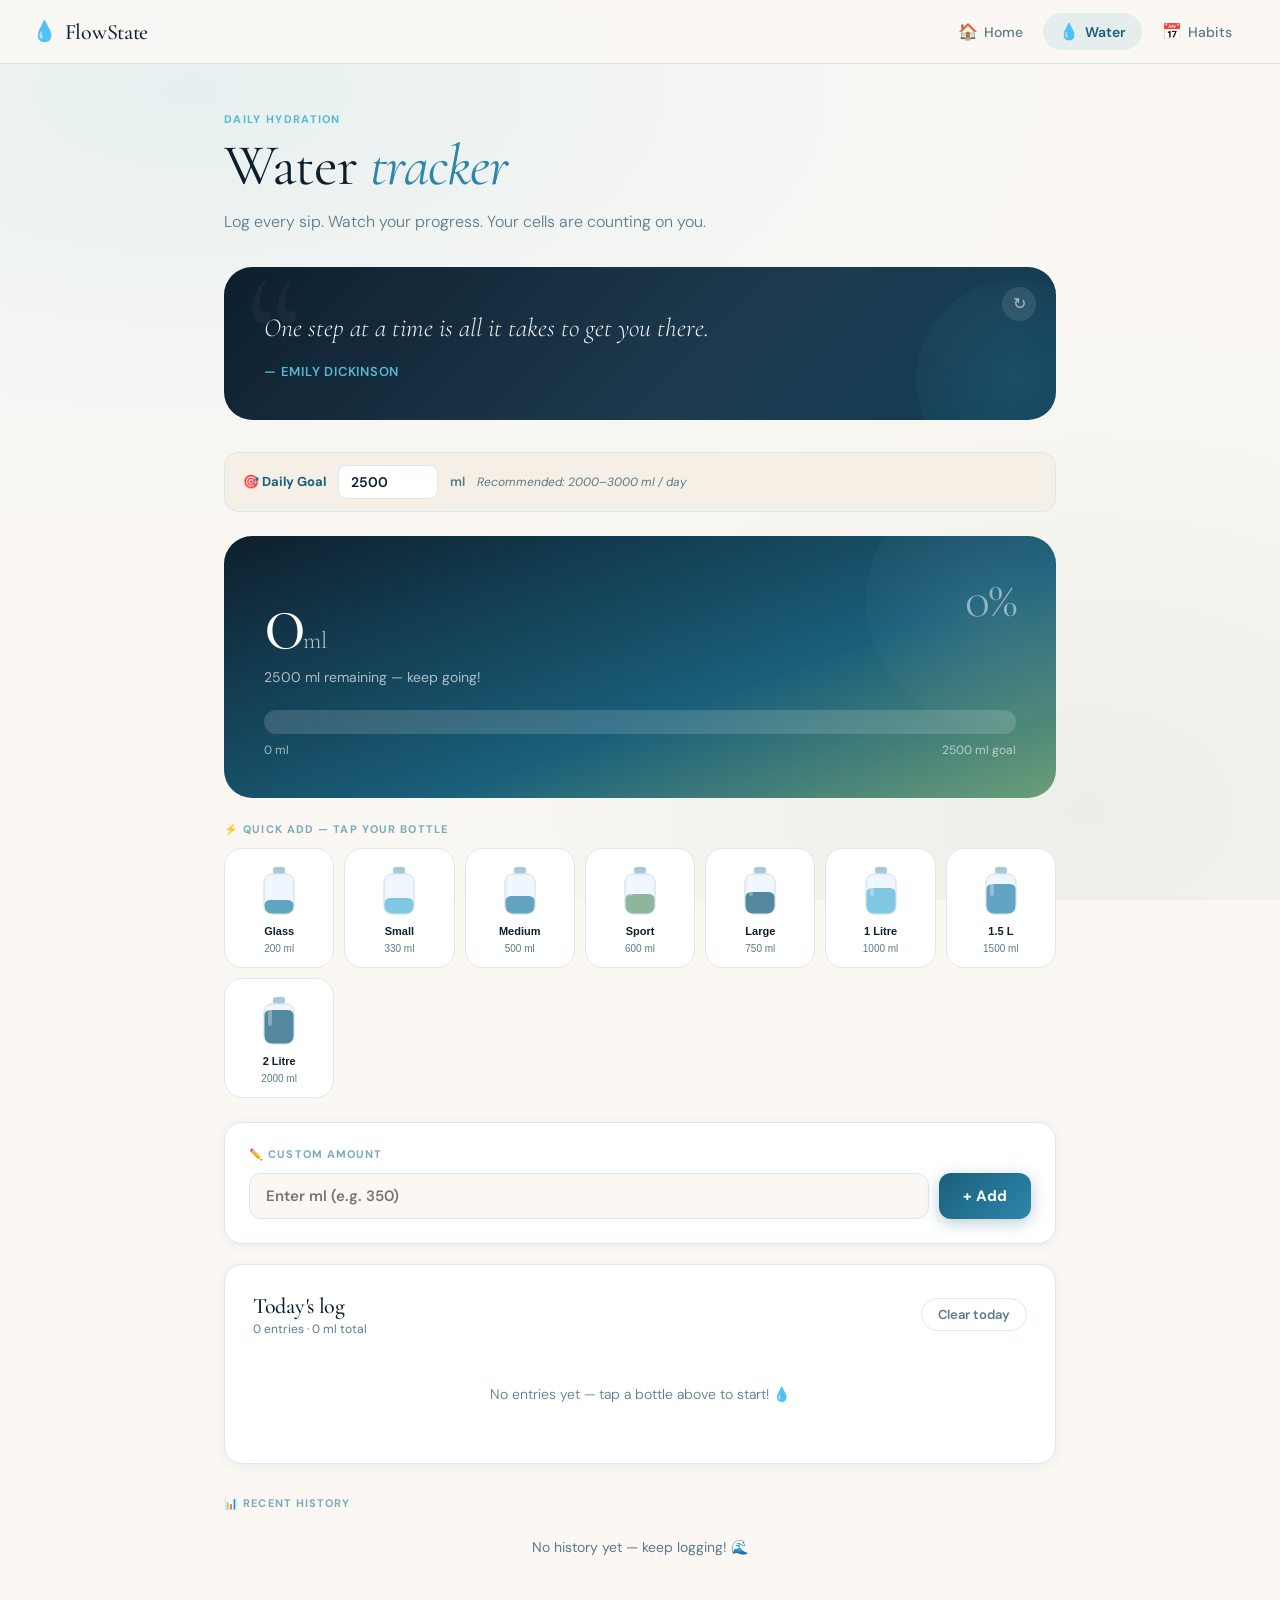
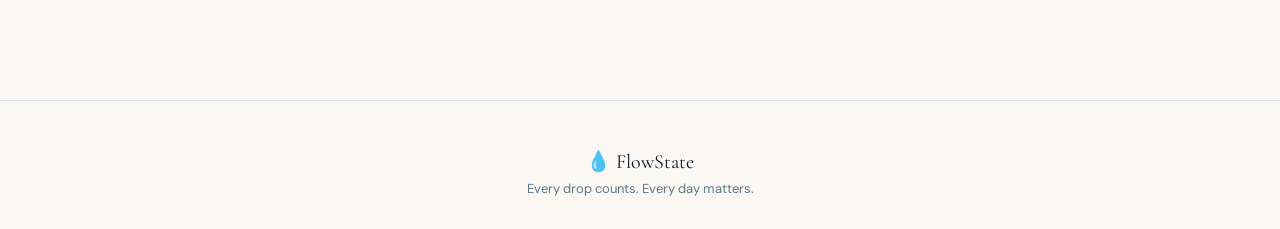
<file: water.html>
<!DOCTYPE html>
<html lang="en">
<head>
<meta charset="UTF-8"/>
<meta name="viewport" content="width=device-width,initial-scale=1"/>
<title>Water Tracker — FlowState</title>
<link rel="stylesheet" href="style.css"/>
<style>
/* WATER-SPECIFIC */
.progress-hero{
  background:linear-gradient(160deg,var(--ink) 0%,var(--ocean) 60%,var(--sage) 100%);
  border-radius:var(--r-lg); padding:2.5rem; margin-bottom:1.5rem;
  position:relative; overflow:hidden; color:#fff;
}
.progress-hero::after{
  content:''; position:absolute; top:-60px; right:-60px;
  width:250px; height:250px;
  background:radial-gradient(circle,rgba(255,255,255,0.07),transparent);
  border-radius:50%;
}
.water-big{
  font-family:'Cormorant Garamond',serif;
  font-size:clamp(56px,10vw,88px); font-weight:300;
  line-height:1; letter-spacing:-3px; color:#fff;
}
.water-big span{font-size:24px; font-weight:300; opacity:0.7; letter-spacing:0}
.water-sub{font-size:14px; opacity:0.65; margin-top:4px; font-weight:400}
.water-pct{
  font-family:'Cormorant Garamond',serif;
  font-size:52px; font-weight:300; color:rgba(255,255,255,0.5);
  position:absolute; top:2rem; right:2.5rem; letter-spacing:-2px;
}
.track-outer{height:24px; border-radius:99px; background:rgba(255,255,255,0.15); overflow:hidden; margin:1.5rem 0 0.5rem; position:relative}
.track-inner{
  height:100%; border-radius:99px;
  background:linear-gradient(90deg,rgba(255,255,255,0.6),rgba(255,255,255,0.9));
  transition:width 0.7s cubic-bezier(.34,1.56,.64,1);
  position:relative;
}
.track-inner::after{content:''; position:absolute; top:4px; left:12px; right:12px; height:5px; border-radius:99px; background:rgba(255,255,255,0.4)}
.track-label{font-size:12px; opacity:0.6; display:flex; justify-content:space-between}

/* GOAL INPUT */
.goal-strip{
  display:flex; align-items:center; gap:12px;
  background:var(--sand); border:1px solid var(--border); border-radius:14px;
  padding:12px 18px; margin-bottom:1.5rem; flex-wrap:wrap;
}
.goal-strip label{font-size:13px; font-weight:700; color:var(--ocean); white-space:nowrap}
.goal-strip input{
  width:100px; padding:7px 12px; border:1px solid var(--border); border-radius:8px;
  font-size:14px; font-family:'DM Sans',sans-serif; font-weight:600;
  color:var(--text); background:#fff; outline:none; transition:border-color 0.15s;
}
.goal-strip input:focus{border-color:var(--ocean-lt)}
.goal-strip .hint{font-size:12px; color:var(--text-muted); font-style:italic}

/* BOTTLES GRID */
.bottles-grid{display:grid; grid-template-columns:repeat(auto-fill,minmax(105px,1fr)); gap:10px; margin-bottom:1.5rem}
.bottle-btn{
  background:var(--surface); border:1px solid var(--border); border-radius:var(--r);
  padding:16px 8px 13px; cursor:pointer;
  transition:all 0.2s cubic-bezier(.34,1.56,.64,1);
  display:flex; flex-direction:column; align-items:center; gap:6px;
  position:relative; overflow:hidden;
}
.bottle-btn:hover{border-color:var(--ocean-mid); background:rgba(46,134,171,0.05); transform:translateY(-4px); box-shadow:var(--shadow)}
.bottle-btn:active{transform:scale(0.95)}
.bottle-btn.pop{animation:bottlePop 0.35s cubic-bezier(.34,1.56,.64,1)}
@keyframes bottlePop{0%,100%{transform:scale(1)}50%{transform:scale(1.15)}}
.b-name{font-size:11px; font-weight:700; color:var(--ink)}
.b-ml{font-size:10px; color:var(--text-muted); font-weight:500}

/* CUSTOM ADD */
.custom-card{padding:1.5rem}
.custom-row{display:flex; gap:10px}
.custom-row input{
  flex:1; padding:12px 16px; border:1px solid var(--border);
  border-radius:12px; font-size:15px; font-family:'DM Sans',sans-serif;
  font-weight:600; color:var(--text); background:var(--sand-lt); outline:none;
  transition:border-color 0.15s,box-shadow 0.15s;
}
.custom-row input:focus{border-color:var(--ocean-lt); box-shadow:0 0 0 3px rgba(87,184,214,0.15); background:#fff}
.add-btn-water{
  padding:12px 24px; background:linear-gradient(135deg,var(--ocean),var(--ocean-mid));
  color:#fff; border:none; border-radius:12px; font-size:15px; font-weight:700;
  cursor:pointer; font-family:'DM Sans',sans-serif;
  transition:all 0.2s; box-shadow:0 4px 16px rgba(26,95,122,0.3); white-space:nowrap;
}
.add-btn-water:hover{transform:translateY(-2px); box-shadow:0 6px 24px rgba(26,95,122,0.4)}
.add-btn-water:active{transform:scale(0.97)}

/* LOG */
.log-header{display:flex; justify-content:space-between; align-items:center; margin-bottom:1rem}
.log-title-text{font-family:'Cormorant Garamond',serif; font-size:22px; font-weight:500; color:var(--ink); letter-spacing:-0.3px}
.log-empty{font-size:14px; color:var(--text-muted); text-align:center; padding:2rem 0; font-weight:300}
.log-list{display:flex; flex-direction:column; gap:8px; max-height:340px; overflow-y:auto; padding-right:4px}
.log-item{
  display:flex; justify-content:space-between; align-items:center;
  padding:11px 14px; background:var(--sand-lt);
  border-radius:12px; border:1px solid var(--border);
  animation:slideIn 0.25s ease;
}
@keyframes slideIn{from{opacity:0;transform:translateX(-10px)}to{opacity:1;transform:none}}
.log-left{display:flex; align-items:center; gap:10px}
.log-badge{
  background:linear-gradient(135deg,var(--ocean),var(--ocean-lt));
  color:#fff; font-size:12px; font-weight:700;
  border-radius:8px; padding:3px 10px;
}
.log-meta{font-size:12px; color:var(--text-muted); font-weight:500}
.log-del{background:none; border:none; cursor:pointer; font-size:13px; color:var(--mist-dark); padding:3px 6px; border-radius:6px; transition:all 0.15s}
.log-del:hover{color:var(--red); background:rgba(192,57,43,0.08)}

/* HISTORY */
.history-day{
  background:var(--surface); border:1px solid var(--border); border-radius:var(--r);
  padding:1.25rem; margin-bottom:10px;
}
.history-day-header{display:flex; justify-content:space-between; align-items:center}
.history-date{font-size:14px; font-weight:600; color:var(--ink)}
.history-ml{font-family:'Cormorant Garamond',serif; font-size:22px; color:var(--ocean); font-weight:500}
.history-bar{height:6px; border-radius:99px; background:var(--border); overflow:hidden; margin-top:8px}
.history-fill{height:100%; border-radius:99px; background:linear-gradient(90deg,var(--ocean),var(--ocean-lt))}

/* CELEBRATION */
.celebration{
  display:none; background:linear-gradient(135deg,#e8f8f2,#d4eef5);
  border:1px solid var(--sage-lt); border-radius:var(--r);
  padding:1.5rem; margin-bottom:1.25rem; text-align:center;
  animation:popIn 0.5s cubic-bezier(.34,1.56,.64,1);
}
@keyframes popIn{from{transform:scale(0.85);opacity:0}to{transform:scale(1);opacity:1}}
.celebration-emoji{font-size:40px; display:block; margin-bottom:8px}
.celebration p{font-size:15px; font-weight:600; color:var(--sage)}
</style>
</head>
<body>

<!-- NAVBAR -->
<nav class="navbar">
  <a class="nav-brand" href="index.html"><span class="drop">💧</span> FlowState</a>
  <div class="nav-links">
    <a class="nav-link" href="index.html"><span class="nav-icon">🏠</span><span>Home</span></a>
    <a class="nav-link active" href="water.html"><span class="nav-icon">💧</span><span>Water</span></a>
    <a class="nav-link" href="habits.html"><span class="nav-icon">📅</span><span>Habits</span></a>
  </div>
</nav>

<div style="padding-bottom:4rem">
<div class="container">

  <div class="page-header">
    <div class="eyebrow">Daily hydration</div>
    <h1 class="page-title">Water <em>tracker</em></h1>
    <p class="page-sub">Log every sip. Watch your progress. Your cells are counting on you.</p>
  </div>

  <!-- QUOTE -->
  <div class="quote-banner fade-up fade-up-1" id="quoteBanner"></div>

  <!-- GOAL -->
  <div class="goal-strip fade-up fade-up-2">
    <label for="goalInput">🎯 Daily Goal</label>
    <input type="number" id="goalInput" value="2500" min="500" max="6000" step="50"/>
    <span style="font-size:13px;color:var(--text-muted);font-weight:600">ml</span>
    <span class="hint">Recommended: 2000–3000 ml / day</span>
  </div>

  <!-- PROGRESS HERO -->
  <div class="progress-hero fade-up fade-up-2">
    <div class="water-pct" id="waterPct">0%</div>
    <div class="water-big" id="waterBig">0<span>ml</span></div>
    <div class="water-sub" id="waterSub">2500 ml remaining — keep going!</div>
    <div class="track-outer">
      <div class="track-inner" id="trackFill" style="width:0%"></div>
    </div>
    <div class="track-label">
      <span>0 ml</span>
      <span id="trackGoalLabel">2500 ml goal</span>
    </div>
  </div>

  <!-- CELEBRATION -->
  <div class="celebration" id="celebration">
    <span class="celebration-emoji">🎊</span>
    <p>You crushed your water goal today! Your brain, skin & muscles thank you.</p>
  </div>

  <!-- BOTTLES -->
  <div class="section-label fade-up fade-up-3">⚡ Quick add — tap your bottle</div>
  <div class="bottles-grid fade-up fade-up-3" id="bottlesGrid"></div>

  <!-- CUSTOM -->
  <div class="card custom-card fade-up fade-up-4">
    <div class="section-label" style="margin-bottom:12px">✏️ Custom amount</div>
    <div class="custom-row">
      <input type="number" id="customMl" placeholder="Enter ml (e.g. 350)" min="10" max="3000"/>
      <button class="add-btn-water ripple-host" id="addCustomBtn">+ Add</button>
    </div>
  </div>

  <!-- LOG -->
  <div class="card fade-up fade-up-5">
    <div class="log-header">
      <div>
        <div class="log-title-text">Today's log</div>
        <div style="font-size:12px;color:var(--text-muted);margin-top:2px" id="logStats">0 entries</div>
      </div>
      <button class="btn btn-ghost btn-sm" onclick="clearToday()">Clear today</button>
    </div>
    <div id="logList"></div>
  </div>

  <!-- HISTORY -->
  <div class="section-label" style="margin-top:2rem">📊 Recent history</div>
  <div id="historyList"></div>

</div>
</div>

<!-- FOOTER -->
<footer class="footer">
  <div class="footer-brand">💧 FlowState</div>
  <p>Every drop counts. Every day matters.</p>
</footer>

<script src="app.js"></script>
<script>
const BOTTLES = [
  {label:'Glass',    ml:200,  fill:'#2E86AB', pct:0.40},
  {label:'Small',    ml:330,  fill:'#57B8D6', pct:0.45},
  {label:'Medium',   ml:500,  fill:'#2E86AB', pct:0.50},
  {label:'Sport',    ml:600,  fill:'#6B9E78', pct:0.55},
  {label:'Large',    ml:750,  fill:'#1A5F7A', pct:0.62},
  {label:'1 Litre',  ml:1000, fill:'#57B8D6', pct:0.72},
  {label:'1.5 L',    ml:1500, fill:'#2E86AB', pct:0.84},
  {label:'2 Litre',  ml:2000, fill:'#1A5F7A', pct:0.94},
];

function bottleSVG(fill, pct) {
  const h = 36, filled = Math.round(h * pct), yFill = 13 + h - filled;
  const uid = 'b' + Math.random().toString(36).slice(2, 8);
  return `<svg width="36" height="54" viewBox="0 0 36 54" fill="none" xmlns="http://www.w3.org/2000/svg">
    <rect x="12" y="2" width="12" height="7" rx="2.5" fill="#A8C8D8"/>
    <rect x="3" y="9" width="30" height="40" rx="8" fill="#EEF6FF" stroke="#D8E8EF" stroke-width="1"/>
    <defs><clipPath id="${uid}"><rect x="3" y="${yFill}" width="30" height="${filled+8}" rx="6"/></clipPath></defs>
    <rect x="3" y="9" width="30" height="40" rx="8" fill="${fill}" opacity="0.72" clip-path="url(#${uid})"/>
    <rect x="7" y="13" width="4" height="18" rx="2" fill="rgba(255,255,255,0.3)"/>
    <rect x="3" y="9" width="30" height="40" rx="8" stroke="#D8E8EF" stroke-width="1"/>
  </svg>`;
}

let goal = 2500;
const td = today();

function loadData() {
  const d = Store.get('water_' + td) || { entries: [], goal: 2500 };
  goal = d.goal || 2500;
  document.getElementById('goalInput').value = goal;
  return d;
}
function saveData(entries) {
  Store.set('water_' + td, { entries, goal });
}

function render() {
  const d = loadData();
  const entries = d.entries || [];
  const total = entries.reduce((s, e) => s + e.ml, 0);
  const pct = Math.min(100, Math.round(total / goal * 100));
  const rem = Math.max(0, goal - total);

  document.getElementById('waterBig').innerHTML = total + '<span>ml</span>';
  document.getElementById('waterPct').textContent = pct + '%';
  document.getElementById('trackFill').style.width = pct + '%';
  document.getElementById('trackGoalLabel').textContent = goal + ' ml goal';
  document.getElementById('waterSub').textContent = rem > 0
    ? rem + ' ml remaining — keep going!'
    : '🎉 Goal reached! Amazing work today.';
  document.getElementById('celebration').style.display = pct >= 100 ? 'block' : 'none';

  // Bottles
  const grid = document.getElementById('bottlesGrid');
  grid.innerHTML = '';
  BOTTLES.forEach(b => {
    const btn = document.createElement('button');
    btn.className = 'bottle-btn ripple-host';
    btn.innerHTML = bottleSVG(b.fill, b.pct) + `<div class="b-name">${b.label}</div><div class="b-ml">${b.ml} ml</div>`;
    btn.addEventListener('click', e => {
      addRipple(btn, e);
      btn.classList.add('pop');
      setTimeout(() => btn.classList.remove('pop'), 350);
      addEntry(b.ml, b.label);
    });
    grid.appendChild(btn);
  });

  // Log
  document.getElementById('logStats').textContent = entries.length + ' entr' + (entries.length === 1 ? 'y' : 'ies') + ' · ' + total + ' ml total';
  const logEl = document.getElementById('logList');
  if (!entries.length) {
    logEl.innerHTML = '<div class="log-empty">No entries yet — tap a bottle above to start! 💧</div>';
  } else {
    logEl.innerHTML = '';
    const ul = document.createElement('div'); ul.className = 'log-list';
    [...entries].reverse().forEach((e, ri) => {
      const i = entries.length - 1 - ri;
      const div = document.createElement('div'); div.className = 'log-item';
      div.innerHTML = `<div class="log-left">
        <span class="log-badge">+${e.ml} ml</span>
        <span class="log-meta">${e.label} · ${e.time}</span>
      </div>
      <button class="log-del" onclick="deleteEntry(${i})">✕</button>`;
      ul.appendChild(div);
    });
    logEl.appendChild(ul);
  }

  renderHistory();
}

function addEntry(ml, label) {
  const d = loadData();
  d.entries.push({ ml, label: label || 'Custom', time: fmtTime() });
  saveData(d.entries);
  render();
  showToast(`+${ml} ml added`, 'success');
}

function deleteEntry(i) {
  const d = loadData();
  d.entries.splice(i, 1);
  saveData(d.entries);
  render();
}

function clearToday() {
  if (!confirm('Clear all entries for today?')) return;
  saveData([]);
  render();
}

function renderHistory() {
  const el = document.getElementById('historyList');
  const days = [];
  const now = new Date();
  for (let i = 1; i <= 7; i++) {
    const d2 = new Date(now); d2.setDate(now.getDate() - i);
    const iso = d2.toISOString().slice(0, 10);
    const data = Store.get('water_' + iso);
    if (data && data.entries && data.entries.length) {
      const total = data.entries.reduce((s, e) => s + e.ml, 0);
      const g = data.goal || 2500;
      days.push({ iso, total, goal: g, pct: Math.min(100, Math.round(total / g * 100)) });
    }
  }
  if (!days.length) {
    el.innerHTML = '<div style="font-size:14px;color:var(--text-muted);padding:1rem 0;text-align:center">No history yet — keep logging! 🌊</div>';
    return;
  }
  el.innerHTML = days.map(d => `
    <div class="history-day">
      <div class="history-day-header">
        <div>
          <div class="history-date">${fmtDate(d.iso)}</div>
          <div style="font-size:11px;color:var(--text-muted);margin-top:2px">${d.pct >= 100 ? '✅ Goal reached' : d.pct + '% of goal'}</div>
        </div>
        <div class="history-ml">${d.total} ml</div>
      </div>
      <div class="history-bar"><div class="history-fill" style="width:${d.pct}%"></div></div>
    </div>
  `).join('');
}

document.getElementById('goalInput').addEventListener('input', function() {
  const v = parseInt(this.value);
  if (v >= 500 && v <= 6000) {
    goal = v;
    const d = loadData();
    Store.set('water_' + td, { entries: d.entries, goal: v });
    render();
  }
});

document.getElementById('addCustomBtn').addEventListener('click', e => {
  const v = parseInt(document.getElementById('customMl').value);
  if (!v || v < 10 || v > 3000) { showToast('Enter a valid amount (10–3000 ml)', 'error'); return; }
  addRipple(e.currentTarget, e);
  addEntry(v, 'Custom');
  document.getElementById('customMl').value = '';
});

document.getElementById('customMl').addEventListener('keydown', e => { if (e.key === 'Enter') document.getElementById('addCustomBtn').click(); });

document.addEventListener('DOMContentLoaded', () => {
  renderQuoteBanner('quoteBanner');
  render();
});
</script>
</body>
</html>
</file>
<file: style.css>
/* ═══════════════════════════════════════════
   FLOWSTATE — Shared Design System
   Aesthetic: Organic luxury · Deep ocean calm
   Fonts: Cormorant Garamond + DM Sans
═══════════════════════════════════════════ */
@import url('https://fonts.googleapis.com/css2?family=Cormorant+Garamond:ital,wght@0,300;0,400;0,500;0,600;1,300;1,400;1,500&family=DM+Sans:wght@300;400;500;600;700&display=swap');

*,*::before,*::after{box-sizing:border-box;margin:0;padding:0}

:root{
  --ink:#0D1F2D; --ink-soft:#1E3A4F;
  --ocean:#1A5F7A; --ocean-mid:#2E86AB; --ocean-lt:#57B8D6;
  --sage:#6B9E78; --sage-lt:#A8C5A0;
  --sand:#F5EFE6; --sand-lt:#FBF8F4;
  --mist:#D6E8EE; --mist-dark:#7AAABB;
  --gold:#C8A96E; --gold-lt:#E8D5A8;
  --white:#FFFFFF; --red:#C0392B;
  --bg:var(--sand-lt); --surface:var(--white);
  --border:#D8E8EF; --text:var(--ink);
  --text-soft:var(--ocean); --text-muted:#5A7A8A;
  --accent:var(--ocean-mid); --accent2:var(--sage);
  --r-sm:10px; --r:18px; --r-lg:28px; --r-xl:40px;
  --shadow-sm:0 2px 12px rgba(13,31,45,0.06);
  --shadow:0 6px 28px rgba(13,31,45,0.09);
  --shadow-lg:0 16px 56px rgba(13,31,45,0.14);
  --nav-h:64px;
}
html{scroll-behavior:smooth}
body{
  font-family:'DM Sans',sans-serif;
  background:var(--bg); color:var(--text);
  min-height:100vh; padding-top:var(--nav-h); overflow-x:hidden;
}
body::before{
  content:''; position:fixed; inset:0; z-index:-1;
  background:
    radial-gradient(ellipse 70% 50% at 15% 10%,rgba(87,184,214,0.12),transparent),
    radial-gradient(ellipse 60% 60% at 85% 90%,rgba(107,158,120,0.10),transparent),
    var(--sand-lt);
}

/* NAVBAR */
.navbar{
  position:fixed; top:0; left:0; right:0; height:var(--nav-h); z-index:1000;
  background:rgba(251,248,244,0.88); backdrop-filter:blur(20px) saturate(180%);
  -webkit-backdrop-filter:blur(20px) saturate(180%);
  border-bottom:1px solid rgba(168,200,216,0.4);
  display:flex; align-items:center; padding:0 2rem; gap:0;
}
.nav-brand{
  font-family:'Cormorant Garamond',serif; font-size:22px; font-weight:500;
  color:var(--ink); letter-spacing:-0.3px; text-decoration:none;
  margin-right:auto; display:flex; align-items:center; gap:8px;
}
.nav-brand .drop{font-size:20px; animation:gentleBob 3s ease-in-out infinite; display:inline-block}
@keyframes gentleBob{0%,100%{transform:translateY(0)}50%{transform:translateY(-4px)}}
.nav-links{display:flex; gap:4px; align-items:center}
.nav-link{
  font-size:14px; font-weight:500; color:var(--text-muted);
  text-decoration:none; padding:8px 16px; border-radius:99px;
  transition:all 0.2s; display:flex; align-items:center; gap:6px;
}
.nav-link:hover{color:var(--ocean); background:rgba(46,134,171,0.07)}
.nav-link.active{color:var(--ocean); background:rgba(46,134,171,0.1); font-weight:600}
.nav-icon{font-size:16px}

/* PAGE HEADER */
.page-header{padding:3rem 0 2rem}
.eyebrow{
  font-size:11px; font-weight:700; letter-spacing:0.12em;
  text-transform:uppercase; color:var(--ocean-lt); margin-bottom:8px;
}
.page-title{
  font-family:'Cormorant Garamond',serif;
  font-size:clamp(36px,6vw,58px); font-weight:400;
  line-height:1.1; letter-spacing:-1px; color:var(--ink);
}
.page-title em{font-style:italic; color:var(--ocean-mid)}
.page-title strong{font-weight:600}
.page-sub{
  font-size:16px; color:var(--text-muted); margin-top:10px;
  font-weight:300; line-height:1.7; max-width:500px;
}

/* CONTAINERS */
.container{max-width:880px; margin:0 auto; padding:0 1.5rem}
.container-wide{max-width:1100px; margin:0 auto; padding:0 1.5rem}

/* CARDS */
.card{
  background:var(--surface); border:1px solid var(--border);
  border-radius:var(--r); padding:1.75rem;
  box-shadow:var(--shadow-sm); margin-bottom:1.25rem;
  transition:box-shadow 0.25s;
}
.card:hover{box-shadow:var(--shadow)}
.card-title{
  font-family:'Cormorant Garamond',serif; font-size:22px;
  font-weight:500; color:var(--ink); margin-bottom:4px; letter-spacing:-0.3px;
}
.card-sub{font-size:13px; color:var(--text-muted); margin-bottom:1.25rem; font-weight:400}

/* BUTTONS */
.btn{
  display:inline-flex; align-items:center; gap:7px; padding:11px 22px;
  border-radius:99px; font-family:'DM Sans',sans-serif; font-size:14px;
  font-weight:600; cursor:pointer; border:none; transition:all 0.2s; text-decoration:none;
}
.btn-primary{
  background:linear-gradient(135deg,var(--ocean) 0%,var(--ocean-mid) 100%);
  color:#fff; box-shadow:0 4px 16px rgba(26,95,122,0.3);
}
.btn-primary:hover{transform:translateY(-2px); box-shadow:0 8px 24px rgba(26,95,122,0.4)}
.btn-primary:active{transform:scale(0.97)}
.btn-secondary{background:var(--sand); color:var(--ocean); border:1px solid var(--border)}
.btn-secondary:hover{background:var(--mist)}
.btn-ghost{
  background:transparent; color:var(--text-muted);
  border:1px solid var(--border); padding:8px 16px; font-size:13px;
}
.btn-ghost:hover{border-color:var(--ocean-lt); color:var(--ocean); background:var(--mist)}
.btn-danger{
  background:rgba(192,57,43,0.08); color:var(--red);
  border:1px solid rgba(192,57,43,0.2); padding:6px 12px; font-size:12px;
  border-radius:8px; font-family:'DM Sans',sans-serif; cursor:pointer;
}
.btn-danger:hover{background:rgba(192,57,43,0.15)}
.btn-sm{padding:7px 16px; font-size:13px}

/* INPUTS */
.input{
  width:100%; padding:11px 16px; border:1px solid var(--border);
  border-radius:var(--r-sm); font-family:'DM Sans',sans-serif;
  font-size:14px; font-weight:500; color:var(--text);
  background:var(--sand-lt); outline:none; transition:border-color 0.15s,box-shadow 0.15s;
}
.input:focus{border-color:var(--ocean-lt); box-shadow:0 0 0 3px rgba(87,184,214,0.15); background:#fff}
.input-group{display:flex; gap:10px; align-items:center}
.label{
  font-size:12px; font-weight:700; color:var(--text-soft);
  letter-spacing:0.04em; text-transform:uppercase; margin-bottom:6px; display:block;
}
select.input{appearance:none; background-image:url("data:image/svg+xml,%3Csvg xmlns='http://www.w3.org/2000/svg' width='12' height='8' viewBox='0 0 12 8'%3E%3Cpath d='M1 1l5 5 5-5' stroke='%235A7A8A' stroke-width='1.5' fill='none' stroke-linecap='round'/%3E%3C/svg%3E"); background-repeat:no-repeat; background-position:right 14px center; padding-right:36px; cursor:pointer}

/* QUOTE BANNER */
.quote-banner{
  background:linear-gradient(135deg,var(--ink) 0%,var(--ink-soft) 60%,#0e3d55 100%);
  border-radius:var(--r-lg); padding:2.5rem;
  margin-bottom:2rem; position:relative; overflow:hidden;
}
.quote-banner::before{
  content:'\201C'; position:absolute; top:-20px; left:20px;
  font-family:'Cormorant Garamond',serif; font-size:180px; font-weight:300;
  color:rgba(255,255,255,0.04); line-height:1; pointer-events:none;
}
.quote-banner::after{
  content:''; position:absolute; bottom:-60px; right:-60px;
  width:200px; height:200px;
  background:radial-gradient(circle,rgba(87,184,214,0.15),transparent);
  border-radius:50%;
}
.quote-text{
  font-family:'Cormorant Garamond',serif; font-size:clamp(19px,3vw,26px);
  font-weight:300; font-style:italic; color:rgba(255,255,255,0.92);
  line-height:1.6; margin-bottom:14px; position:relative; z-index:1;
}
.quote-author{
  font-size:13px; font-weight:600; color:var(--ocean-lt);
  letter-spacing:0.06em; text-transform:uppercase; position:relative; z-index:1;
}
.quote-tag{
  display:inline-flex; align-items:center; gap:5px;
  background:rgba(255,255,255,0.08); border-radius:99px;
  padding:3px 12px; font-size:11px; color:rgba(255,255,255,0.5);
  margin-top:8px; position:relative; z-index:1;
}
.quote-refresh{
  position:absolute; top:1.25rem; right:1.25rem; z-index:2;
  background:rgba(255,255,255,0.1); border:none; border-radius:50%;
  width:34px; height:34px; cursor:pointer; color:rgba(255,255,255,0.6);
  font-size:16px; display:flex; align-items:center; justify-content:center;
  transition:all 0.2s;
}
.quote-refresh:hover{background:rgba(255,255,255,0.2); color:#fff; transform:rotate(180deg)}

/* SECTION LABEL */
.section-label{
  font-size:11px; font-weight:700; letter-spacing:0.1em;
  text-transform:uppercase; color:var(--mist-dark); margin-bottom:12px;
}

/* BADGES */
.badge{display:inline-flex; align-items:center; gap:4px; padding:4px 10px; border-radius:99px; font-size:11px; font-weight:700}
.badge-ocean{background:rgba(46,134,171,0.12); color:var(--ocean)}
.badge-sage{background:rgba(107,158,120,0.12); color:var(--sage)}
.badge-gold{background:rgba(200,169,110,0.15); color:#9B7940}

/* DIVIDER */
.divider{border:none; border-top:1px solid var(--border); margin:1.5rem 0}

/* TOAST */
.toast-container{position:fixed; bottom:2rem; right:1.5rem; z-index:9999; display:flex; flex-direction:column; gap:8px}
.toast{
  background:var(--ink); color:#fff; padding:12px 20px; border-radius:12px;
  font-size:14px; font-weight:500; box-shadow:var(--shadow-lg);
  animation:toastIn 0.35s cubic-bezier(.34,1.56,.64,1) forwards;
  display:flex; align-items:center; gap:8px;
}
.toast.success{background:linear-gradient(135deg,var(--sage),#4a8a58)}
.toast.error{background:linear-gradient(135deg,#C0392B,#9B2D20)}
@keyframes toastIn{from{opacity:0;transform:translateY(20px) scale(0.9)}to{opacity:1;transform:none}}
@keyframes toastOut{to{opacity:0;transform:translateY(10px) scale(0.95)}}

/* RIPPLE */
.ripple-host{position:relative; overflow:hidden}
.ripple-el{
  position:absolute; border-radius:50%;
  background:rgba(255,255,255,0.25); transform:scale(0);
  animation:rippleAnim 0.55s ease-out forwards; pointer-events:none;
}
@keyframes rippleAnim{to{transform:scale(4);opacity:0}}

/* FADE ANIMATIONS */
.fade-up{opacity:0; transform:translateY(18px); animation:fadeUp 0.55s ease forwards}
@keyframes fadeUp{to{opacity:1;transform:none}}
.fade-up-1{animation-delay:0.05s} .fade-up-2{animation-delay:0.12s}
.fade-up-3{animation-delay:0.20s} .fade-up-4{animation-delay:0.28s}
.fade-up-5{animation-delay:0.36s}

/* FOOTER */
.footer{
  text-align:center; padding:3rem 1.5rem 2rem;
  color:var(--text-muted); font-size:13px;
  border-top:1px solid var(--border); margin-top:4rem;
}
.footer-brand{font-family:'Cormorant Garamond',serif; font-size:20px; color:var(--ink); margin-bottom:6px}

/* RESPONSIVE */
@media(max-width:640px){
  .navbar{padding:0 1rem}
  .nav-link span{display:none}
  .nav-link{padding:8px 12px}
  .container,.container-wide{padding:0 1rem}
  .quote-banner{padding:1.75rem}
  .card{padding:1.25rem}
}
</file>
